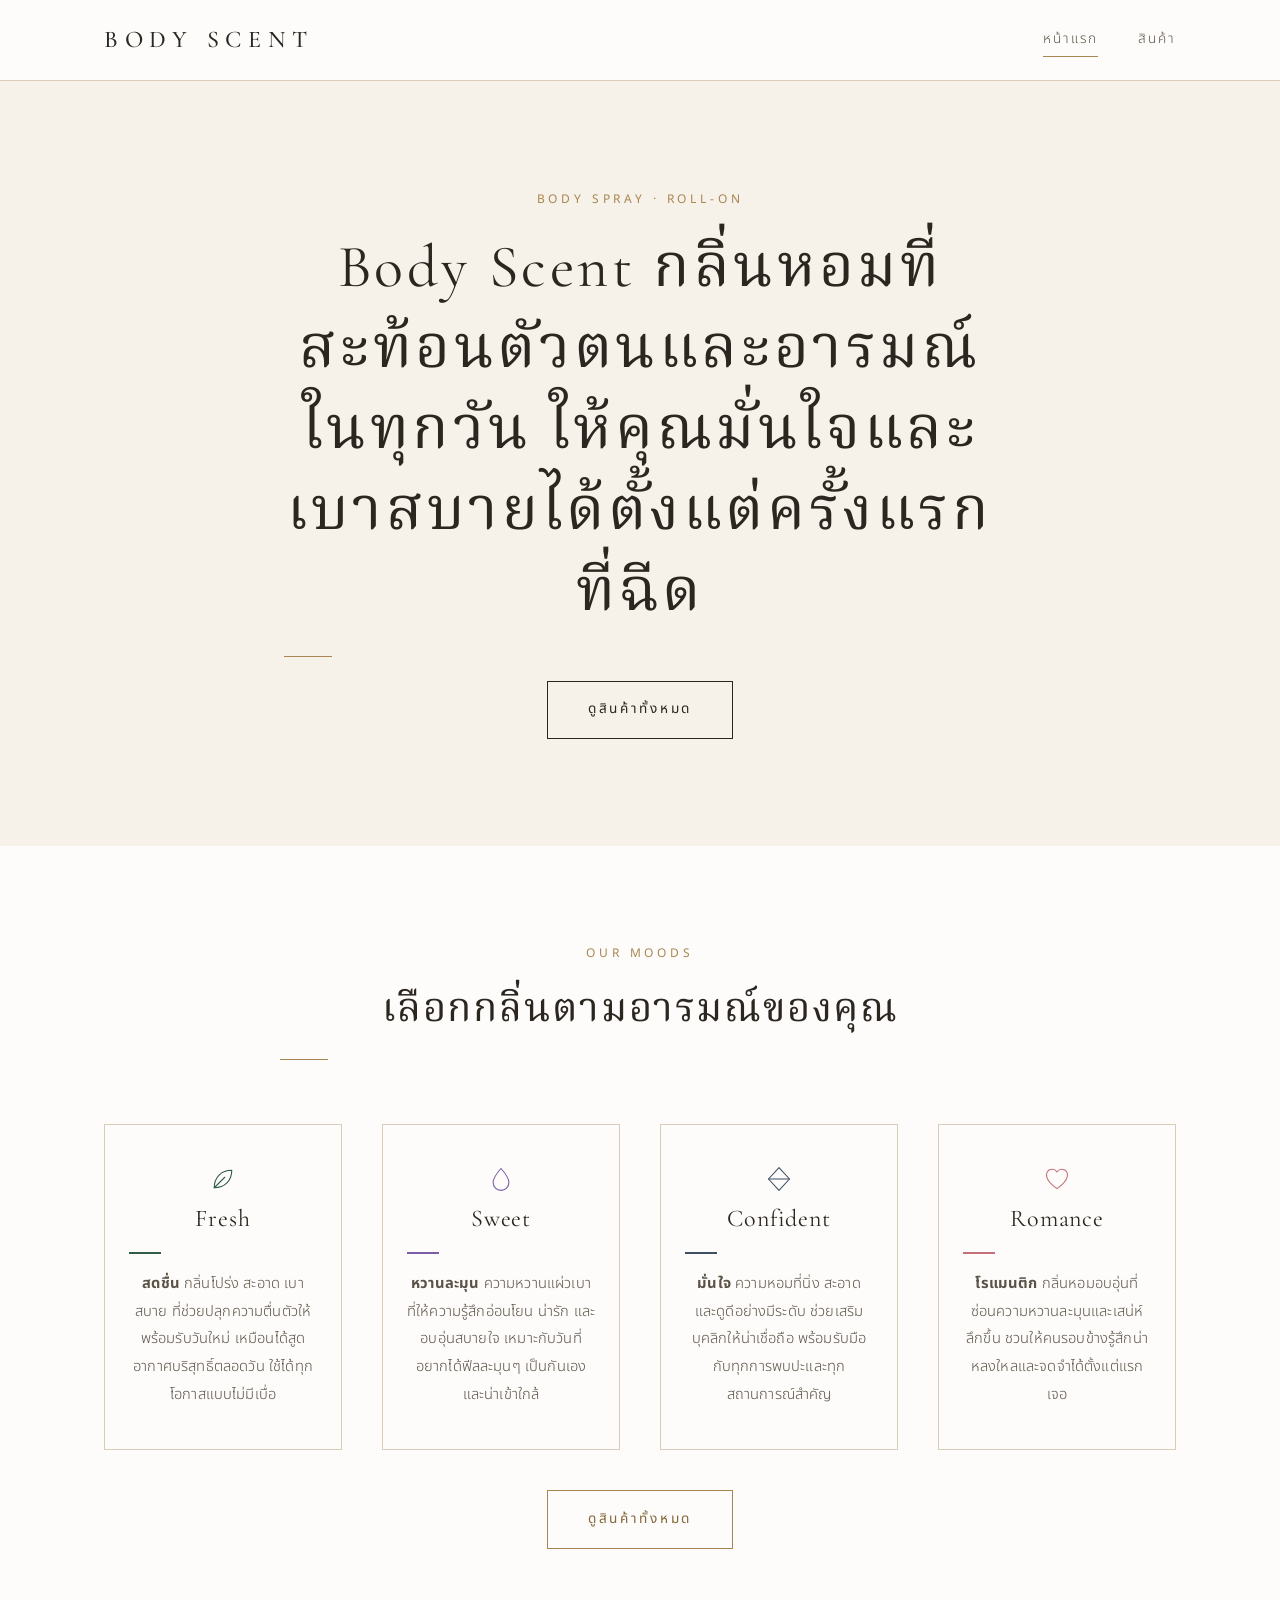
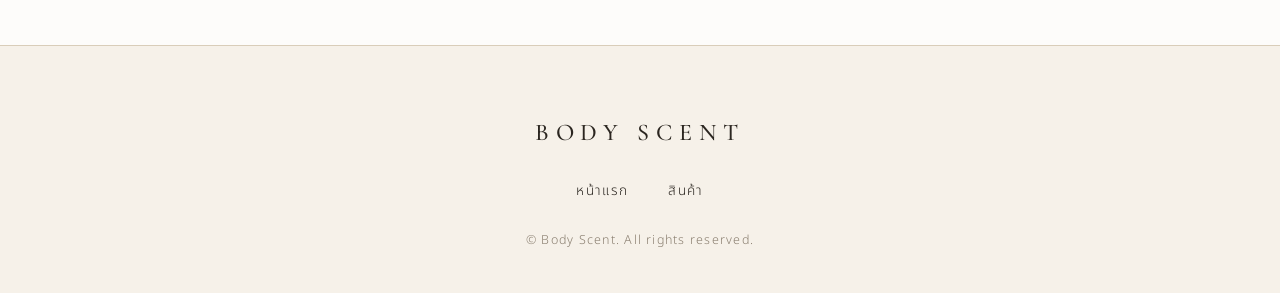
<file: index.html>
<!DOCTYPE html>
<html lang="th">
<head>
  <meta charset="UTF-8">
  <meta name="viewport" content="width=device-width, initial-scale=1">
  <title>Body Scent | น้ำหอมฉีดตัวและโรลออน</title>
  <meta name="description" content="Body Scent กลิ่นหอมที่สะท้อนตัวตนและอารมณ์ในทุกวัน น้ำหอมฉีดตัวและโรลออน 4 อารมณ์ Fresh, Sweet, Confident, Romance">
  <link rel="stylesheet" href="style.css">
</head>
<body>

  <header class="site-header">
    <div class="container site-header__inner">
      <a href="index.html" class="logo">Body Scent</a>
      <nav class="nav" aria-label="เมนูหลัก">
        <a href="index.html" class="is-active">หน้าแรก</a>
        <a href="product.html">สินค้า</a>
      </nav>
    </div>
  </header>

  <main>

    <!-- Hero -->
    <section class="hero">
      <div class="container hero__inner">
        <span class="eyebrow">Body Spray · Roll-on</span>
        <h1>Body Scent กลิ่นหอมที่สะท้อนตัวตนและอารมณ์ในทุกวัน ให้คุณมั่นใจและเบาสบายได้ตั้งแต่ครั้งแรกที่ฉีด</h1>
        <hr class="rule">
        <a href="product.html" class="btn">ดูสินค้าทั้งหมด</a>
      </div>
    </section>

    <!-- Moods -->
    <section class="section" id="moods">
      <div class="container">
        <div class="section-head">
          <span class="eyebrow">Our Moods</span>
          <h2>เลือกกลิ่นตามอารมณ์ของคุณ</h2>
          <hr class="rule">
        </div>

        <div class="grid grid--4">

          <a href="product.html?mood=fresh" class="feature" data-mood="fresh">
            <svg class="mood-icon" viewBox="0 0 32 32" fill="none" stroke="currentColor" stroke-width="1.25" stroke-linecap="round" stroke-linejoin="round" aria-hidden="true">
              <path d="M6 26C6 14 14 6 26 6c0 12-8 20-20 20Z"/>
              <path d="M6 26 18 14"/>
            </svg>
            <h3>Fresh</h3>
            <span class="mood-underline"></span>
            <p><strong>สดชื่น</strong> กลิ่นโปร่ง สะอาด เบาสบาย ที่ช่วยปลุกความตื่นตัวให้พร้อมรับวันใหม่ เหมือนได้สูดอากาศบริสุทธิ์ตลอดวัน ใช้ได้ทุกโอกาสแบบไม่มีเบื่อ</p>
          </a>

          <a href="product.html?mood=sweet" class="feature" data-mood="sweet">
            <svg class="mood-icon" viewBox="0 0 32 32" fill="none" stroke="currentColor" stroke-width="1.25" stroke-linecap="round" stroke-linejoin="round" aria-hidden="true">
              <path d="M16 4C16 4 7 14 7 20a9 9 0 0 0 18 0C25 14 16 4 16 4Z"/>
            </svg>
            <h3>Sweet</h3>
            <span class="mood-underline"></span>
            <p><strong>หวานละมุน</strong> ความหวานแผ่วเบาที่ให้ความรู้สึกอ่อนโยน น่ารัก และอบอุ่นสบายใจ เหมาะกับวันที่อยากได้ฟีลละมุนๆ เป็นกันเอง และน่าเข้าใกล้</p>
          </a>

          <a href="product.html?mood=confident" class="feature" data-mood="confident">
            <svg class="mood-icon" viewBox="0 0 32 32" fill="none" stroke="currentColor" stroke-width="1.25" stroke-linecap="round" stroke-linejoin="round" aria-hidden="true">
              <path d="M16 3 28 16 16 29 4 16 16 3Z"/>
              <path d="M4 16h24"/>
            </svg>
            <h3>Confident</h3>
            <span class="mood-underline"></span>
            <p><strong>มั่นใจ</strong> ความหอมที่นิ่ง สะอาด และดูดีอย่างมีระดับ ช่วยเสริมบุคลิกให้น่าเชื่อถือ พร้อมรับมือกับทุกการพบปะและทุกสถานการณ์สำคัญ</p>
          </a>

          <a href="product.html?mood=romance" class="feature" data-mood="romance">
            <svg class="mood-icon" viewBox="0 0 32 32" fill="none" stroke="currentColor" stroke-width="1.25" stroke-linecap="round" stroke-linejoin="round" aria-hidden="true">
              <path d="M16 27S4 19.5 4 11.5A6.5 6.5 0 0 1 16 8a6.5 6.5 0 0 1 12 3.500C28 19.500 16 27 16 27Z"/>
            </svg>
            <h3>Romance</h3>
            <span class="mood-underline"></span>
            <p><strong>โรแมนติก</strong> กลิ่นหอมอบอุ่นที่ซ่อนความหวานละมุนและเสน่ห์ลึกขึ้น ชวนให้คนรอบข้างรู้สึกน่าหลงใหลและจดจำได้ตั้งแต่แรกเจอ</p>
          </a>

        </div>

        <div class="text-center mt-4">
          <a href="product.html" class="btn btn--accent">ดูสินค้าทั้งหมด</a>
        </div>
      </div>
    </section>

  </main>

  <footer class="site-footer">
    <div class="container">
      <a href="index.html" class="logo">Body Scent</a>
      <div class="site-footer__links">
        <a href="index.html">หน้าแรก</a>
        <a href="product.html">สินค้า</a>
      </div>
      <p class="site-footer__copy">&copy; Body Scent. All rights reserved.</p>
    </div>
  </footer>

  <script src="script.js"></script>
</body>
</html>
</file>
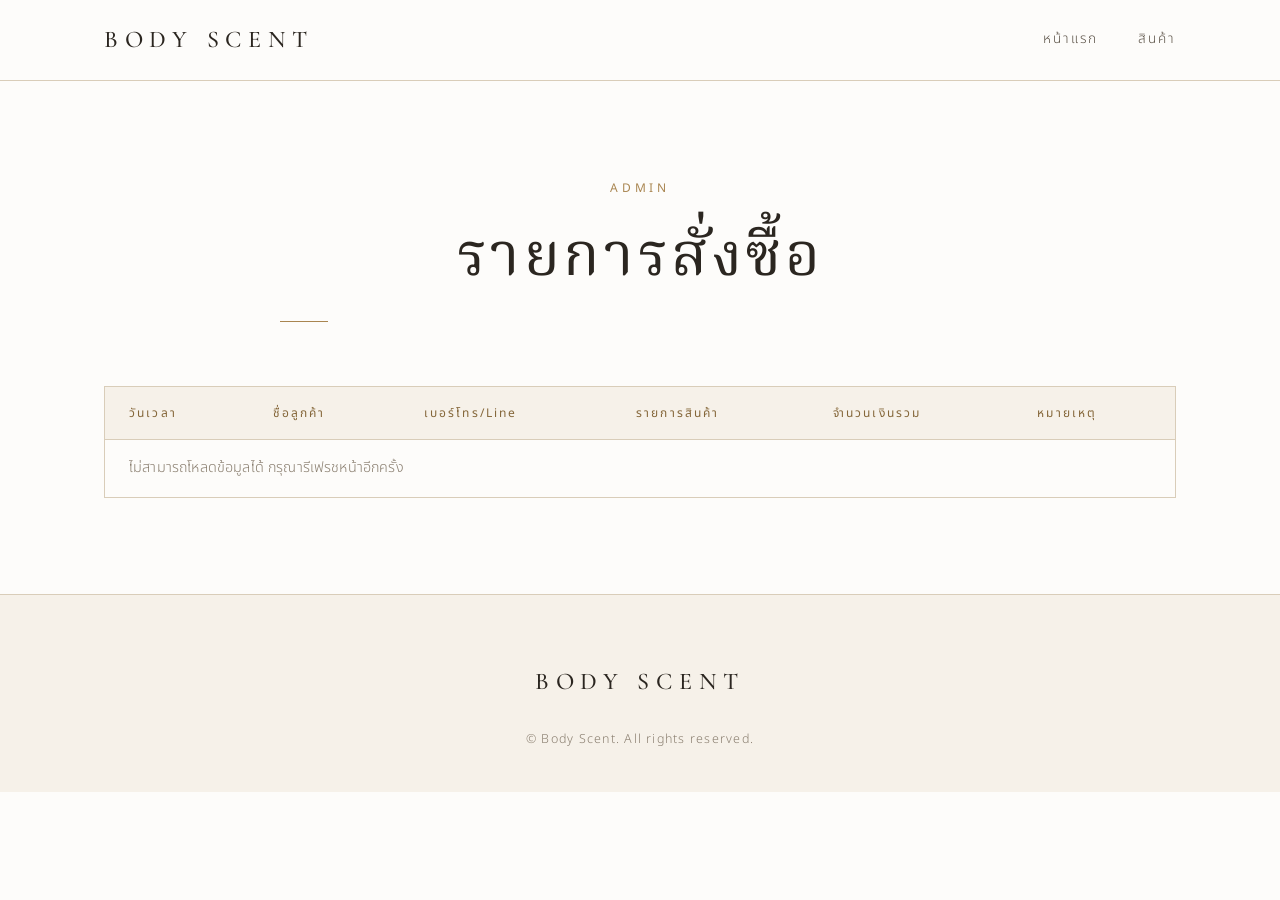
<file: admin.html>
<!DOCTYPE html>
<html lang="th">
<head>
  <meta charset="UTF-8">
  <meta name="viewport" content="width=device-width, initial-scale=1">
  <meta name="robots" content="noindex, nofollow">
  <title>รายการสั่งซื้อ | Body Scent</title>
  <link rel="stylesheet" href="style.css">
  <style>
    /* Table styles for the admin page only (style.css has no table rules) */
    .table-wrap {
      overflow-x: auto;
      border: var(--line-width) solid var(--color-line);
    }

    #ordersTable {
      width: 100%;
      min-width: 820px;
      border-collapse: collapse;
      font-size: 0.9rem;
      line-height: 1.7;
    }

    #ordersTable th,
    #ordersTable td {
      padding: var(--space-2) var(--space-3);
      text-align: left;
      vertical-align: top;
      border-bottom: var(--line-width) solid var(--color-line);
    }

    #ordersTable thead th {
      font-size: 0.75rem;
      font-weight: 400;
      letter-spacing: 0.18em;
      white-space: nowrap;
      color: var(--color-accent-deep);
      background: var(--color-cream);
    }

    #ordersTable tbody tr:last-child td {
      border-bottom: 0;
    }

    #ordersTable tbody tr:hover {
      background: var(--color-cream);
    }

    #ordersTable td:first-child {
      white-space: nowrap;
      color: var(--color-ink-mute);
    }
  </style>
</head>
<body>

  <header class="site-header">
    <div class="container site-header__inner">
      <a href="index.html" class="logo">Body Scent</a>
      <nav class="nav" aria-label="เมนูหลัก">
        <a href="index.html">หน้าแรก</a>
        <a href="product.html">สินค้า</a>
      </nav>
    </div>
  </header>

  <main>
    <section class="section">
      <div class="container">
        <div class="section-head">
          <span class="eyebrow">Admin</span>
          <h1>รายการสั่งซื้อ</h1>
          <hr class="rule">
        </div>

        <div class="table-wrap">
          <table id="ordersTable">
            <thead>
              <tr>
                <th>วันเวลา</th>
                <th>ชื่อลูกค้า</th>
                <th>เบอร์โทร/Line</th>
                <th>รายการสินค้า</th>
                <th>จำนวนเงินรวม</th>
                <th>หมายเหตุ</th>
              </tr>
            </thead>
            <tbody></tbody>
          </table>
        </div>
      </div>
    </section>
  </main>

  <footer class="site-footer">
    <div class="container">
      <a href="index.html" class="logo">Body Scent</a>
      <p class="site-footer__copy">&copy; Body Scent. All rights reserved.</p>
    </div>
  </footer>

  <script src="script.js"></script>
</body>
</html>
</file>
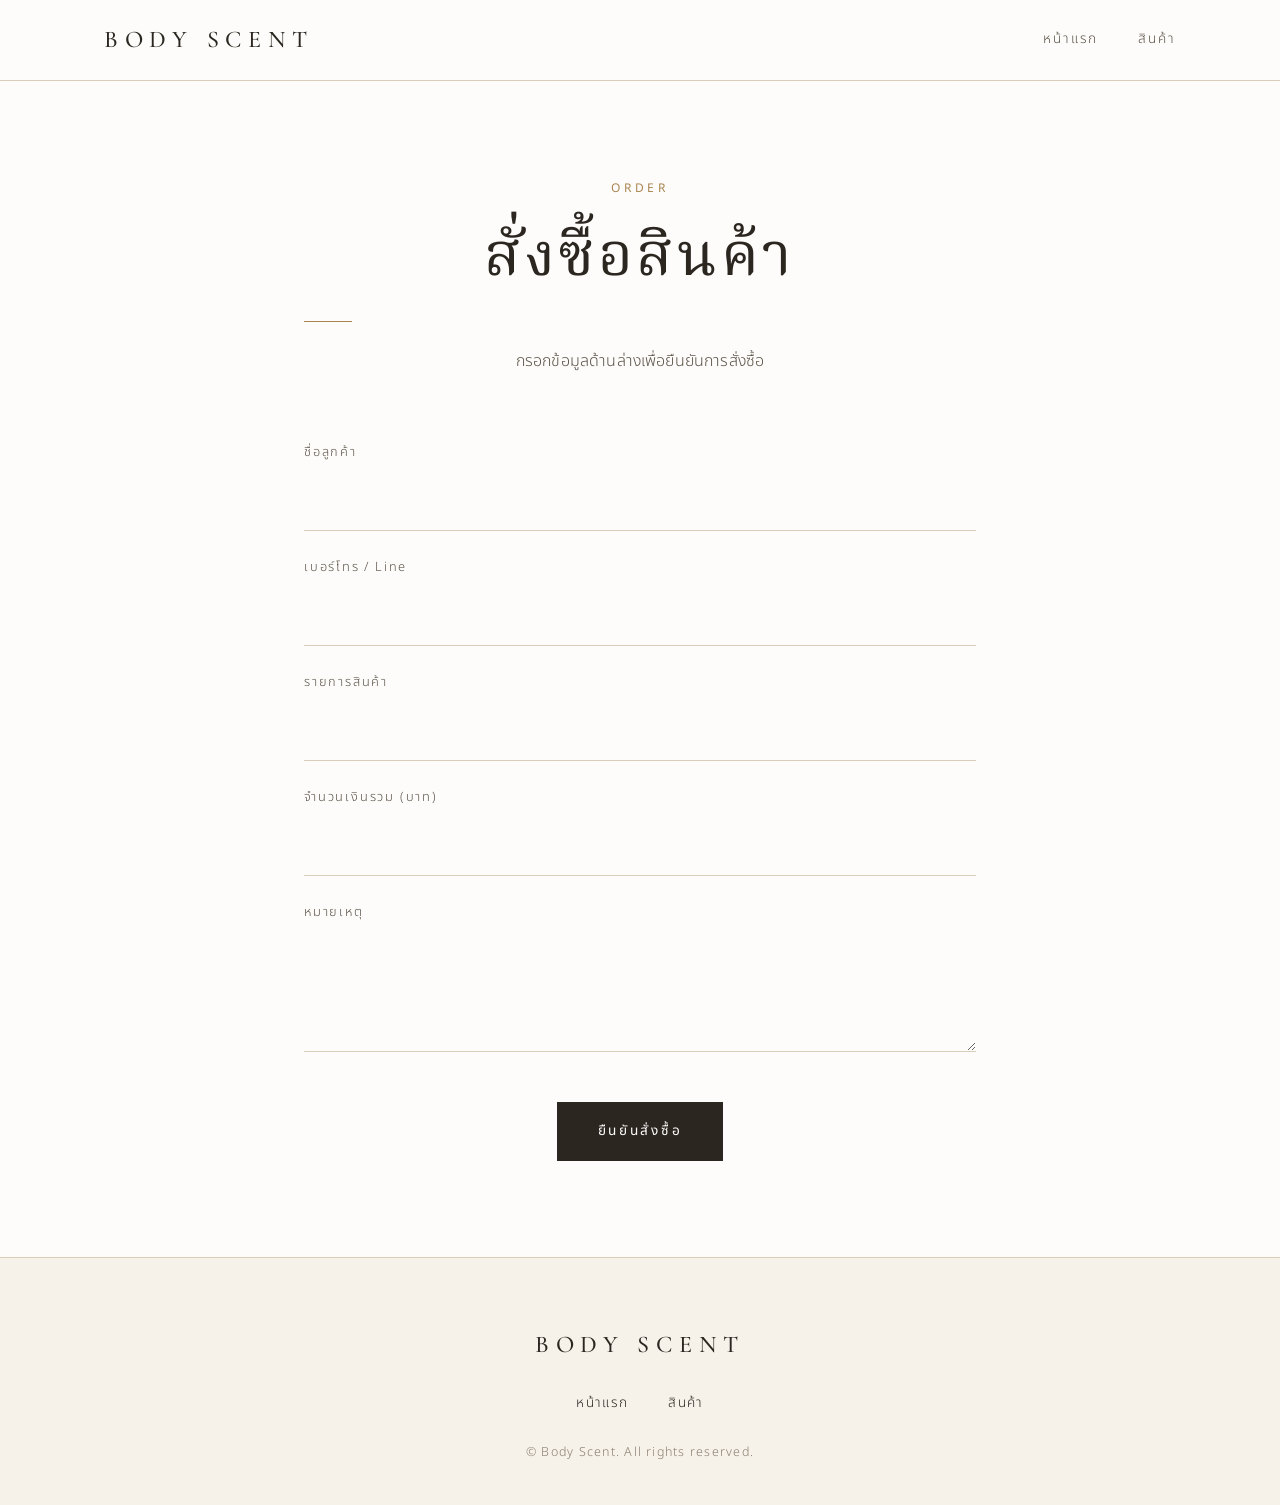
<file: order.html>
<!DOCTYPE html>
<html lang="th">
<head>
  <meta charset="UTF-8">
  <meta name="viewport" content="width=device-width, initial-scale=1">
  <title>สั่งซื้อสินค้า | Body Scent</title>
  <link rel="stylesheet" href="style.css">
</head>
<body>

  <header class="site-header">
    <div class="container site-header__inner">
      <a href="index.html" class="logo">Body Scent</a>
      <nav class="nav" aria-label="เมนูหลัก">
        <a href="index.html">หน้าแรก</a>
        <a href="product.html">สินค้า</a>
      </nav>
    </div>
  </header>

  <main>
    <section class="section">
      <div class="container container--narrow">
        <div class="section-head">
          <span class="eyebrow">Order</span>
          <h1>สั่งซื้อสินค้า</h1>
          <hr class="rule">
          <p>กรอกข้อมูลด้านล่างเพื่อยืนยันการสั่งซื้อ</p>
        </div>

        <form id="orderForm">
          <div class="field">
            <label for="customerName">ชื่อลูกค้า</label>
            <input type="text" id="customerName" name="customerName" class="input" autocomplete="name" required>
          </div>

          <div class="field">
            <label for="contact">เบอร์โทร / Line</label>
            <input type="text" id="contact" name="contact" class="input" autocomplete="tel" required>
          </div>

          <div class="field">
            <label for="items">รายการสินค้า</label>
            <input type="text" id="items" name="items" class="input" required>
          </div>

          <div class="field">
            <label for="total">จำนวนเงินรวม (บาท)</label>
            <input type="text" id="total" name="total" class="input" inputmode="numeric" required>
          </div>

          <div class="field">
            <label for="note">หมายเหตุ</label>
            <textarea id="note" name="note" class="textarea"></textarea>
          </div>

          <div class="text-center mt-4">
            <button type="submit" class="btn btn--solid">ยืนยันสั่งซื้อ</button>
          </div>
        </form>
      </div>
    </section>
  </main>

  <footer class="site-footer">
    <div class="container">
      <a href="index.html" class="logo">Body Scent</a>
      <div class="site-footer__links">
        <a href="index.html">หน้าแรก</a>
        <a href="product.html">สินค้า</a>
      </div>
      <p class="site-footer__copy">&copy; Body Scent. All rights reserved.</p>
    </div>
  </footer>

  <script src="script.js"></script>
</body>
</html>
</file>
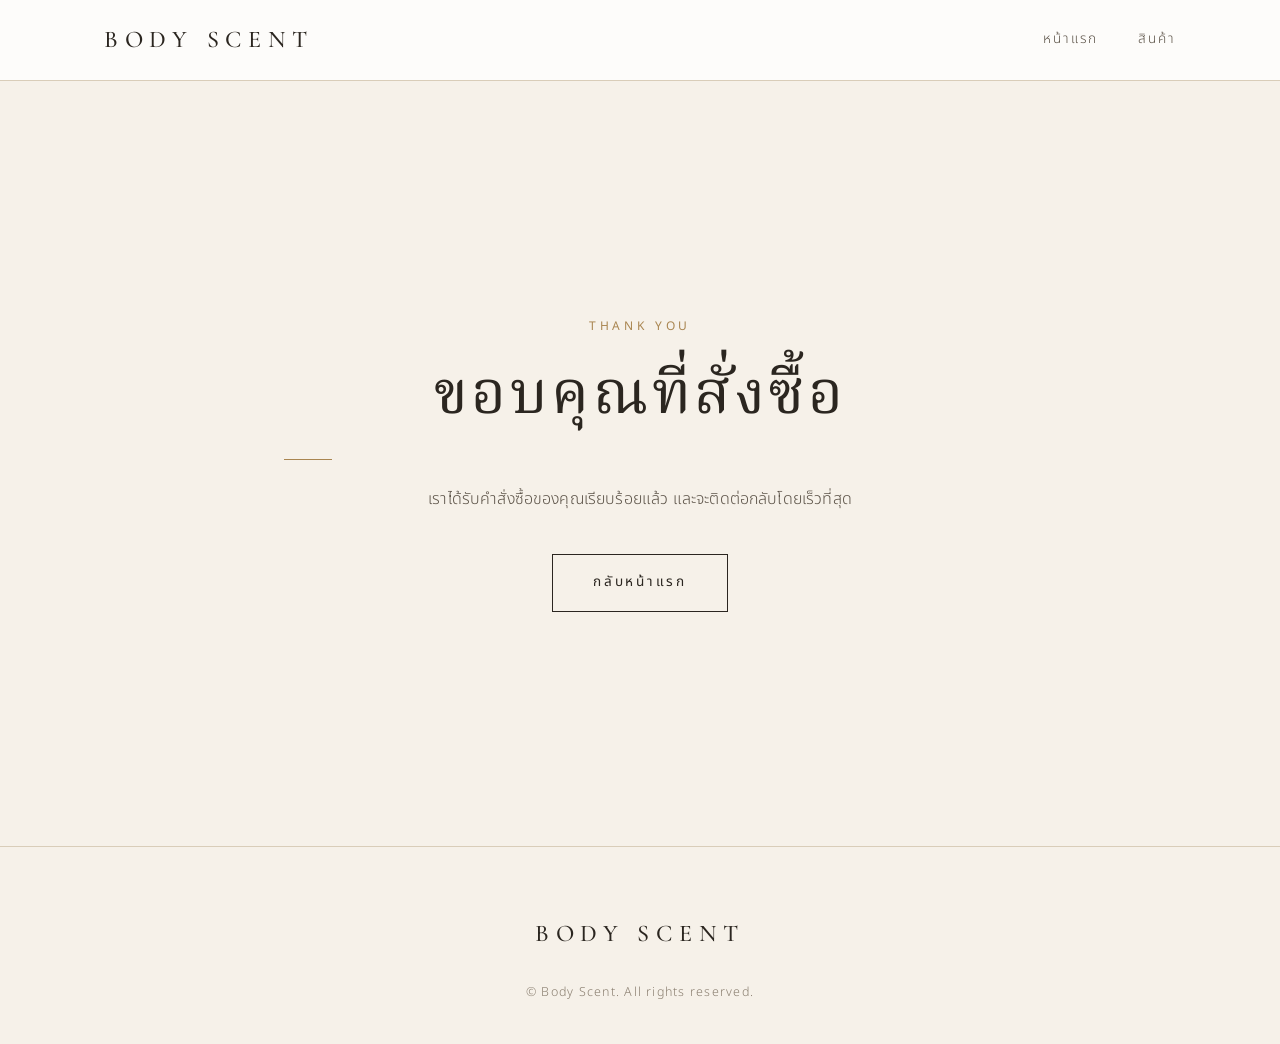
<file: thankyou.html>
<!DOCTYPE html>
<html lang="th">
<head>
  <meta charset="UTF-8">
  <meta name="viewport" content="width=device-width, initial-scale=1">
  <title>ขอบคุณที่สั่งซื้อ | Body Scent</title>
  <link rel="stylesheet" href="style.css">
</head>
<body>

  <header class="site-header">
    <div class="container site-header__inner">
      <a href="index.html" class="logo">Body Scent</a>
      <nav class="nav" aria-label="เมนูหลัก">
        <a href="index.html">หน้าแรก</a>
        <a href="product.html">สินค้า</a>
      </nav>
    </div>
  </header>

  <main>
    <section class="hero">
      <div class="container hero__inner">
        <span class="eyebrow">Thank You</span>
        <h1>ขอบคุณที่สั่งซื้อ</h1>
        <hr class="rule">
        <p>เราได้รับคำสั่งซื้อของคุณเรียบร้อยแล้ว และจะติดต่อกลับโดยเร็วที่สุด</p>
        <a href="index.html" class="btn">กลับหน้าแรก</a>
      </div>
    </section>
  </main>

  <footer class="site-footer">
    <div class="container">
      <a href="index.html" class="logo">Body Scent</a>
      <p class="site-footer__copy">&copy; Body Scent. All rights reserved.</p>
    </div>
  </footer>

</body>
</html>
</file>
<file: style.css>
/* ==========================================================================
   Body Scent — Global Theme
   Premium · Minimal · Warm neutrals with soft gold/bronze accent
   ========================================================================== */

@import url("https://fonts.googleapis.com/css2?family=Cormorant+Garamond:wght@400;500;600&family=Noto+Serif+Thai:wght@300;400;500;600&family=Noto+Sans+Thai:wght@300;400;500&display=swap");

/* --------------------------------------------------------------------------
   1. Design tokens
   -------------------------------------------------------------------------- */
:root {
  /* Surface */
  --color-white: #fdfcfa;
  --color-cream: #f6f1e9;
  --color-sand: #ebe2d3;
  --color-beige-deep: #b9a68a;

  /* Text */
  --color-ink: #2b2620;
  --color-ink-soft: #5c5348;
  --color-ink-mute: #8a7f70;

  /* Accent (gold / bronze) */
  --color-accent: #a98550;
  --color-accent-soft: #c9ab7a;
  --color-accent-deep: #85673a;

  /* Lines */
  --color-line: #d9cdb9;
  --color-line-strong: #2b2620;

  /* Mood dots — used sparingly, never as card backgrounds */
  --mood-fresh: #2f5d46;
  --mood-sweet: #7b5ea7;
  --mood-confident: #3d4f63;
  --mood-romance: #c4727a;

  /* Typography */
  --font-serif-en: "Cormorant Garamond", Georgia, "Times New Roman", serif;
  --font-serif-th: "Noto Serif Thai", "Cormorant Garamond", Georgia, serif;
  --font-sans: "Noto Sans Thai", "Helvetica Neue", Arial, sans-serif;

  --font-heading: var(--font-serif-en), var(--font-serif-th);
  --font-body: var(--font-sans);

  /* Spacing scale (generous) */
  --space-1: 0.5rem;
  --space-2: 1rem;
  --space-3: 1.5rem;
  --space-4: 2.5rem;
  --space-5: 4rem;
  --space-6: 6rem;
  --space-7: 9rem;

  /* Layout */
  --container: 1120px;
  --container-narrow: 720px;
  --gutter: 1.5rem;

  /* Misc */
  --radius: 0;
  --line-width: 1px;
  --transition: 0.35s ease;
}

/* --------------------------------------------------------------------------
   2. Reset & base
   -------------------------------------------------------------------------- */
*,
*::before,
*::after {
  box-sizing: border-box;
}

html {
  scroll-behavior: smooth;
  -webkit-text-size-adjust: 100%;
}

body {
  margin: 0;
  background: var(--color-white);
  color: var(--color-ink);
  font-family: var(--font-body);
  font-weight: 300;
  font-size: 1rem;
  line-height: 1.9;
  letter-spacing: 0.01em;
  -webkit-font-smoothing: antialiased;
  text-rendering: optimizeLegibility;
}

img {
  display: block;
  max-width: 100%;
  height: auto;
}

a {
  color: inherit;
  text-decoration: none;
  transition: color var(--transition);
}

a:hover {
  color: var(--color-accent-deep);
}

ul,
ol {
  margin: 0;
  padding: 0;
  list-style: none;
}

button,
input,
select,
textarea {
  font: inherit;
  color: inherit;
}

::selection {
  background: var(--color-accent-soft);
  color: var(--color-ink);
}

:focus-visible {
  outline: 1px solid var(--color-accent);
  outline-offset: 4px;
}

/* --------------------------------------------------------------------------
   3. Typography
   -------------------------------------------------------------------------- */
h1,
h2,
h3,
h4 {
  margin: 0 0 var(--space-3);
  font-family: var(--font-heading);
  font-weight: 400;
  line-height: 1.35;
  letter-spacing: 0.04em;
  color: var(--color-ink);
}

h1 {
  font-size: clamp(2.25rem, 5vw, 3.75rem);
  letter-spacing: 0.06em;
}

h2 {
  font-size: clamp(1.75rem, 3.5vw, 2.5rem);
}

h3 {
  font-size: clamp(1.25rem, 2vw, 1.5rem);
}

h4 {
  font-size: 1.05rem;
}

p {
  margin: 0 0 var(--space-3);
  color: var(--color-ink-soft);
}

.eyebrow {
  display: block;
  margin-bottom: var(--space-2);
  font-family: var(--font-sans);
  font-size: 0.75rem;
  font-weight: 400;
  letter-spacing: 0.32em;
  text-transform: uppercase;
  color: var(--color-accent);
}

.lead {
  font-size: 1.125rem;
  line-height: 2;
  color: var(--color-ink-soft);
}

.text-center {
  text-align: center;
}

.text-mute {
  color: var(--color-ink-mute);
}

/* Thin gold rule under headings */
.rule {
  display: block;
  width: 48px;
  height: var(--line-width);
  margin: var(--space-3) 0;
  background: var(--color-accent);
  border: 0;
}

.text-center .rule {
  margin-left: auto;
  margin-right: auto;
}

/* --------------------------------------------------------------------------
   4. Layout
   -------------------------------------------------------------------------- */
.container {
  width: 100%;
  max-width: var(--container);
  margin: 0 auto;
  padding: 0 var(--gutter);
}

.container--narrow {
  max-width: var(--container-narrow);
}

.section {
  padding: var(--space-6) 0;
}

.section--cream {
  background: var(--color-cream);
}

.section--sand {
  background: var(--color-sand);
}

.section-head {
  max-width: var(--container-narrow);
  margin: 0 auto var(--space-5);
  text-align: center;
}

.grid {
  display: grid;
  gap: var(--space-4);
}

.grid--2 {
  grid-template-columns: repeat(2, 1fr);
}

.grid--3 {
  grid-template-columns: repeat(3, 1fr);
}

.grid--4 {
  grid-template-columns: repeat(4, 1fr);
}

.stack > * + * {
  margin-top: var(--space-3);
}

/* --------------------------------------------------------------------------
   5. Header & navigation
   -------------------------------------------------------------------------- */
.site-header {
  position: sticky;
  top: 0;
  z-index: 100;
  background: rgba(253, 252, 250, 0.92);
  backdrop-filter: blur(8px);
  border-bottom: var(--line-width) solid var(--color-line);
}

.site-header__inner {
  display: flex;
  align-items: center;
  justify-content: space-between;
  min-height: 80px;
}

.logo {
  font-family: var(--font-serif-en);
  font-size: 1.5rem;
  font-weight: 500;
  letter-spacing: 0.28em;
  text-transform: uppercase;
  color: var(--color-ink);
}

.nav {
  display: flex;
  align-items: center;
  gap: var(--space-4);
}

.nav a {
  position: relative;
  padding: 0.25rem 0;
  font-size: 0.85rem;
  letter-spacing: 0.14em;
  color: var(--color-ink-soft);
}

.nav a::after {
  content: "";
  position: absolute;
  left: 0;
  bottom: 0;
  width: 0;
  height: var(--line-width);
  background: var(--color-accent);
  transition: width var(--transition);
}

.nav a:hover::after,
.nav a.is-active::after {
  width: 100%;
}

/* --------------------------------------------------------------------------
   6. Buttons — thin outlines, soft dark
   -------------------------------------------------------------------------- */
.btn {
  display: inline-block;
  padding: 0.95rem 2.5rem;
  background: transparent;
  border: var(--line-width) solid var(--color-line-strong);
  border-radius: var(--radius);
  font-size: 0.85rem;
  font-weight: 400;
  letter-spacing: 0.2em;
  text-align: center;
  color: var(--color-ink);
  cursor: pointer;
  transition: background var(--transition), color var(--transition),
    border-color var(--transition);
}

.btn:hover {
  background: var(--color-ink);
  border-color: var(--color-ink);
  color: var(--color-white);
}

.btn--solid {
  background: var(--color-ink);
  color: var(--color-white);
}

.btn--solid:hover {
  background: var(--color-accent-deep);
  border-color: var(--color-accent-deep);
}

.btn--accent {
  border-color: var(--color-accent);
  color: var(--color-accent-deep);
}

.btn--accent:hover {
  background: var(--color-accent);
  border-color: var(--color-accent);
  color: var(--color-white);
}

.btn--small {
  padding: 0.65rem 1.5rem;
  font-size: 0.78rem;
}

.btn--block {
  display: block;
  width: 100%;
}

/* --------------------------------------------------------------------------
   7. Mood dots (subtle colour touches only)
   -------------------------------------------------------------------------- */
.mood-dot {
  display: inline-block;
  flex-shrink: 0;
  width: 8px;
  height: 8px;
  border-radius: 50%;
  background: var(--color-beige-deep);
}

.mood-dot--fresh,
[data-mood="fresh"] {
  --mood-color: var(--mood-fresh);
}
.mood-dot--sweet,
[data-mood="sweet"] {
  --mood-color: var(--mood-sweet);
}
.mood-dot--confident,
[data-mood="confident"] {
  --mood-color: var(--mood-confident);
}
.mood-dot--romance,
[data-mood="romance"] {
  --mood-color: var(--mood-romance);
}

.mood-dot--fresh { background: var(--mood-fresh); }
.mood-dot--sweet { background: var(--mood-sweet); }
.mood-dot--confident { background: var(--mood-confident); }
.mood-dot--romance { background: var(--mood-romance); }

.mood-dot--lg {
  width: 12px;
  height: 12px;
}

/* Mood label: dot + small caps text */
.mood-label {
  display: inline-flex;
  align-items: center;
  gap: 0.6rem;
  font-size: 0.75rem;
  letter-spacing: 0.24em;
  text-transform: uppercase;
  color: var(--color-ink-mute);
}

.mood-label::before {
  content: "";
  width: 8px;
  height: 8px;
  border-radius: 50%;
  background: var(--mood-color, var(--color-beige-deep));
}

/* Short mood-coloured line under a heading */
.mood-underline {
  display: block;
  width: 32px;
  height: 2px;
  margin: var(--space-2) 0;
  background: var(--mood-color, var(--color-accent));
}

.text-center .mood-underline {
  margin-left: auto;
  margin-right: auto;
}

/* Small icon with mood-coloured stroke */
.mood-icon {
  width: 28px;
  height: 28px;
  color: var(--mood-color, var(--color-accent));
}

/* --------------------------------------------------------------------------
   8. Filter bar (mood / type)
   -------------------------------------------------------------------------- */
.filters {
  display: flex;
  flex-wrap: wrap;
  justify-content: center;
  gap: var(--space-2) var(--space-4);
  margin-bottom: var(--space-5);
}

.filter-btn {
  display: inline-flex;
  align-items: center;
  gap: 0.6rem;
  padding: 0.5rem 0;
  background: none;
  border: 0;
  border-bottom: var(--line-width) solid transparent;
  font-size: 0.85rem;
  letter-spacing: 0.18em;
  color: var(--color-ink-mute);
  cursor: pointer;
  transition: color var(--transition), border-color var(--transition);
}

.filter-btn:hover {
  color: var(--color-ink);
}

.filter-btn.is-active {
  color: var(--color-ink);
  border-bottom-color: var(--color-accent);
}

/* --------------------------------------------------------------------------
   9. Product card — no filled background, thin border only
   -------------------------------------------------------------------------- */
.product-grid {
  display: grid;
  grid-template-columns: repeat(4, 1fr);
  gap: var(--space-4);
}

.product-card {
  display: flex;
  flex-direction: column;
  background: transparent;
  border: var(--line-width) solid var(--color-line);
  transition: border-color var(--transition), transform var(--transition);
}

.product-card:hover {
  border-color: var(--color-accent);
  transform: translateY(-4px);
}

.product-card__media {
  position: relative;
  aspect-ratio: 4 / 5;
  overflow: hidden;
  background: var(--color-cream);
}

.product-card__media img {
  width: 100%;
  height: 100%;
  object-fit: cover;
  transition: transform 0.8s ease;
}

.product-card:hover .product-card__media img {
  transform: scale(1.03);
}

.product-card__body {
  display: flex;
  flex: 1;
  flex-direction: column;
  padding: var(--space-3);
}

.product-card__title {
  margin: var(--space-1) 0 0;
  font-size: 1.05rem;
  line-height: 1.6;
}

.product-card__meta {
  margin: 0.25rem 0 var(--space-2);
  font-size: 0.8rem;
  letter-spacing: 0.1em;
  color: var(--color-ink-mute);
}

.product-card__desc {
  flex: 1;
  margin-bottom: var(--space-3);
  font-size: 0.9rem;
  line-height: 1.8;
}

.product-card__footer {
  display: flex;
  align-items: center;
  justify-content: space-between;
  gap: var(--space-2);
  padding-top: var(--space-2);
  border-top: var(--line-width) solid var(--color-line);
}

.price {
  font-family: var(--font-serif-en);
  font-size: 1.35rem;
  font-weight: 500;
  letter-spacing: 0.04em;
  color: var(--color-ink);
}

.price small {
  margin-left: 0.2rem;
  font-family: var(--font-sans);
  font-size: 0.75rem;
  font-weight: 300;
  color: var(--color-ink-mute);
}

/* --------------------------------------------------------------------------
   10. Hero
   -------------------------------------------------------------------------- */
.hero {
  display: flex;
  align-items: center;
  min-height: 85vh;
  padding: var(--space-6) 0;
  background: var(--color-cream);
  text-align: center;
}

.hero__inner {
  max-width: 760px;
  margin: 0 auto;
}

.hero h1 {
  margin-bottom: var(--space-3);
}

.hero p {
  max-width: 540px;
  margin: 0 auto var(--space-4);
}

/* --------------------------------------------------------------------------
   11. Feature / mood blocks (outlined, not filled)
   -------------------------------------------------------------------------- */
.feature {
  padding: var(--space-4) var(--space-3);
  border: var(--line-width) solid var(--color-line);
  text-align: center;
  transition: border-color var(--transition);
}

.feature:hover {
  border-color: var(--color-accent);
}

.feature h3 {
  margin-bottom: var(--space-2);
}

.feature p {
  margin-bottom: 0;
  font-size: 0.92rem;
}

/* --------------------------------------------------------------------------
   12. Forms
   -------------------------------------------------------------------------- */
.field {
  margin-bottom: var(--space-3);
}

.field label {
  display: block;
  margin-bottom: 0.5rem;
  font-size: 0.8rem;
  letter-spacing: 0.14em;
  color: var(--color-ink-soft);
}

.input,
.select,
.textarea {
  width: 100%;
  padding: 0.85rem 0;
  background: transparent;
  border: 0;
  border-bottom: var(--line-width) solid var(--color-line);
  border-radius: 0;
  outline: none;
  transition: border-color var(--transition);
}

.input:focus,
.select:focus,
.textarea:focus {
  border-bottom-color: var(--color-accent);
}

.textarea {
  min-height: 120px;
  resize: vertical;
}

/* --------------------------------------------------------------------------
   13. Footer
   -------------------------------------------------------------------------- */
.site-footer {
  padding: var(--space-5) 0 var(--space-4);
  background: var(--color-cream);
  border-top: var(--line-width) solid var(--color-line);
  text-align: center;
}

.site-footer .logo {
  display: inline-block;
  margin-bottom: var(--space-3);
}

.site-footer__links {
  display: flex;
  flex-wrap: wrap;
  justify-content: center;
  gap: var(--space-2) var(--space-4);
  margin-bottom: var(--space-3);
  font-size: 0.85rem;
  letter-spacing: 0.1em;
}

.site-footer__copy {
  margin: 0;
  font-size: 0.78rem;
  letter-spacing: 0.1em;
  color: var(--color-ink-mute);
}

/* --------------------------------------------------------------------------
   14. Utilities
   -------------------------------------------------------------------------- */
.divider {
  height: var(--line-width);
  margin: var(--space-5) 0;
  background: var(--color-line);
  border: 0;
}

.mt-0 { margin-top: 0; }
.mb-0 { margin-bottom: 0; }
.mt-4 { margin-top: var(--space-4); }
.mb-4 { margin-bottom: var(--space-4); }

.visually-hidden {
  position: absolute;
  width: 1px;
  height: 1px;
  margin: -1px;
  padding: 0;
  overflow: hidden;
  clip: rect(0, 0, 0, 0);
  white-space: nowrap;
  border: 0;
}

/* --------------------------------------------------------------------------
   15. Responsive
   -------------------------------------------------------------------------- */
@media (max-width: 1024px) {
  .product-grid,
  .grid--4 {
    grid-template-columns: repeat(3, 1fr);
  }
}

@media (max-width: 860px) {
  :root {
    --space-5: 3rem;
    --space-6: 4.5rem;
  }

  .product-grid,
  .grid--3,
  .grid--4 {
    grid-template-columns: repeat(2, 1fr);
  }

  .site-header__inner {
    min-height: 68px;
  }

  .nav {
    gap: var(--space-3);
  }
}

@media (max-width: 600px) {
  :root {
    --gutter: 1.25rem;
    --space-4: 2rem;
    --space-5: 2.5rem;
    --space-6: 3.5rem;
  }

  body {
    font-size: 0.95rem;
  }

  .grid--2,
  .grid--3,
  .grid--4 {
    grid-template-columns: 1fr;
  }

  .product-grid {
    grid-template-columns: repeat(2, 1fr);
    gap: var(--space-2);
  }

  .product-card__body {
    padding: var(--space-2);
  }

  .product-card__desc {
    display: none;
  }

  .product-card__footer {
    flex-direction: column;
    align-items: stretch;
  }

  .site-header__inner {
    flex-direction: column;
    justify-content: center;
    gap: 0.5rem;
    padding: var(--space-2) 0;
  }

  .logo {
    font-size: 1.25rem;
  }

  .nav {
    gap: var(--space-2);
  }

  .nav a {
    font-size: 0.78rem;
    letter-spacing: 0.1em;
  }

  .hero {
    min-height: 70vh;
  }

  .filters {
    gap: var(--space-1) var(--space-3);
  }

  .btn {
    padding: 0.9rem 2rem;
  }
}

@media (prefers-reduced-motion: reduce) {
  *,
  *::before,
  *::after {
    transition: none !important;
    animation: none !important;
    scroll-behavior: auto !important;
  }
}
</file>
